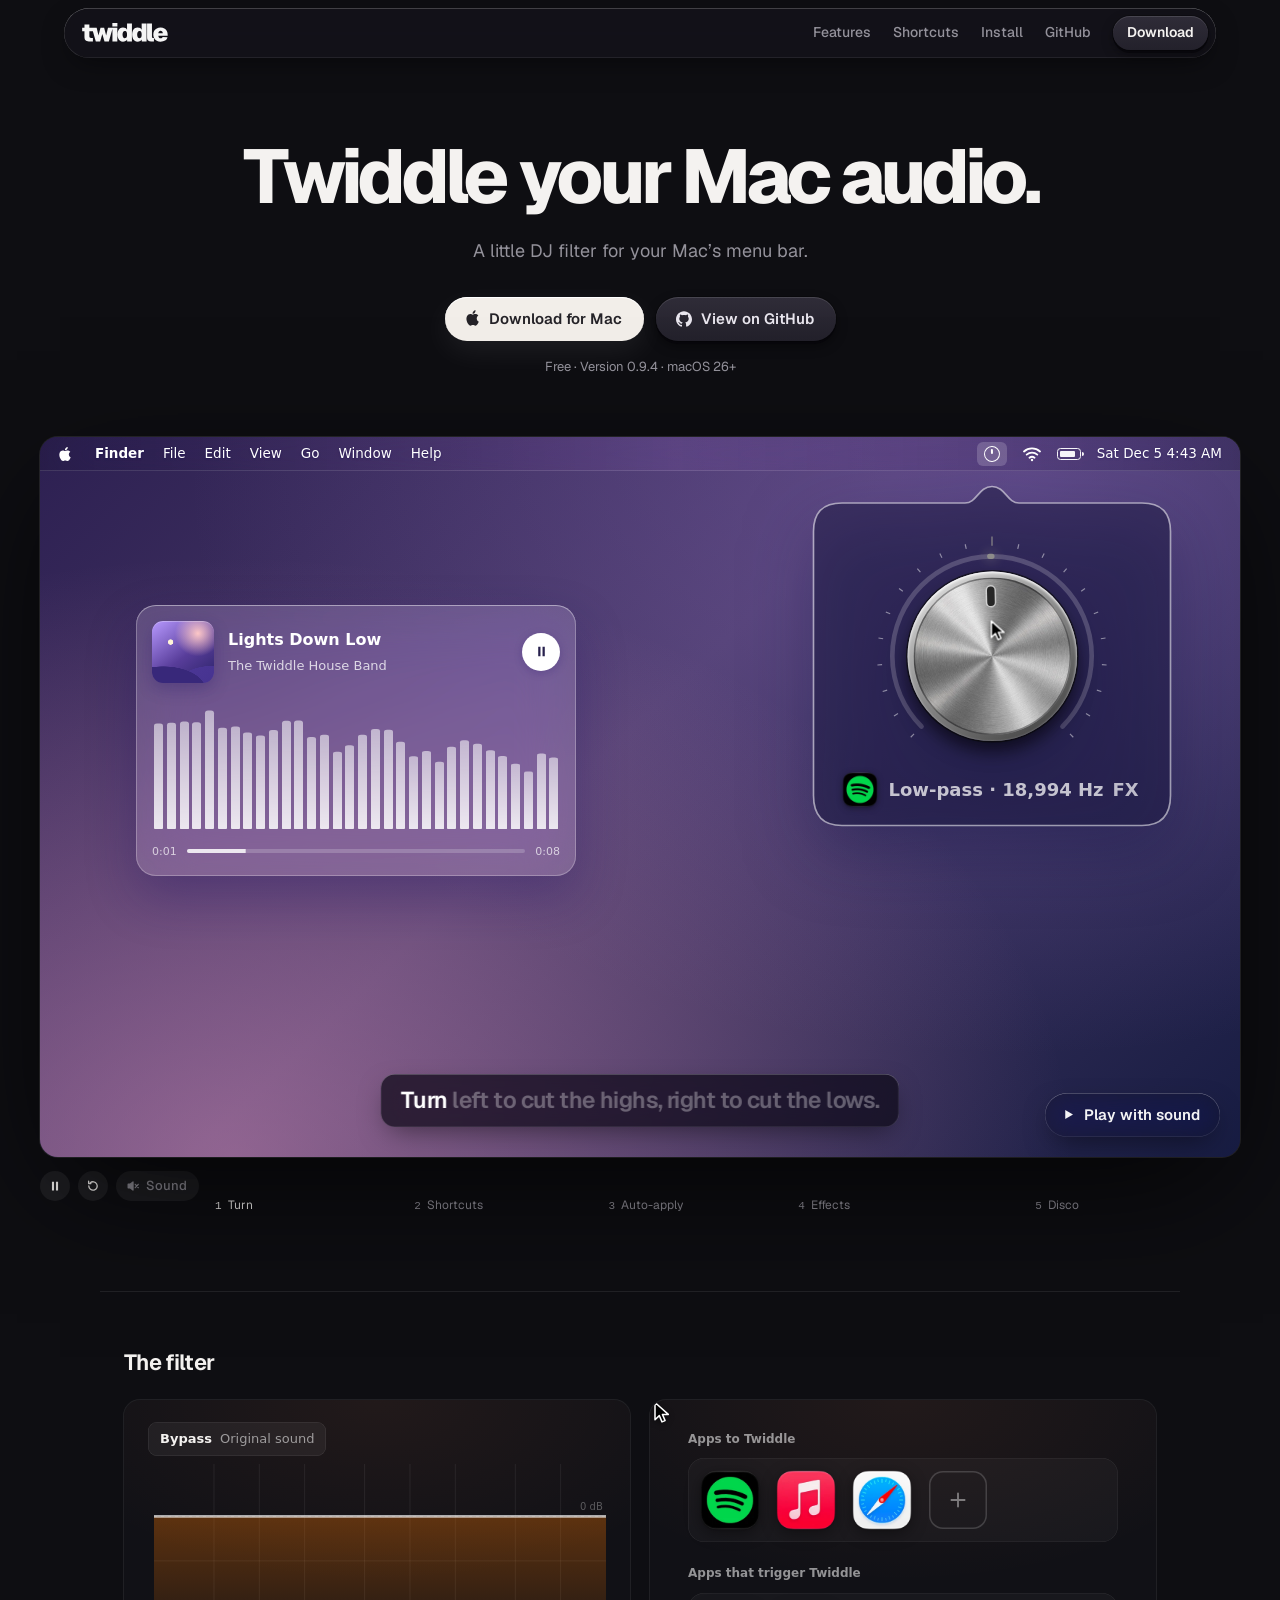
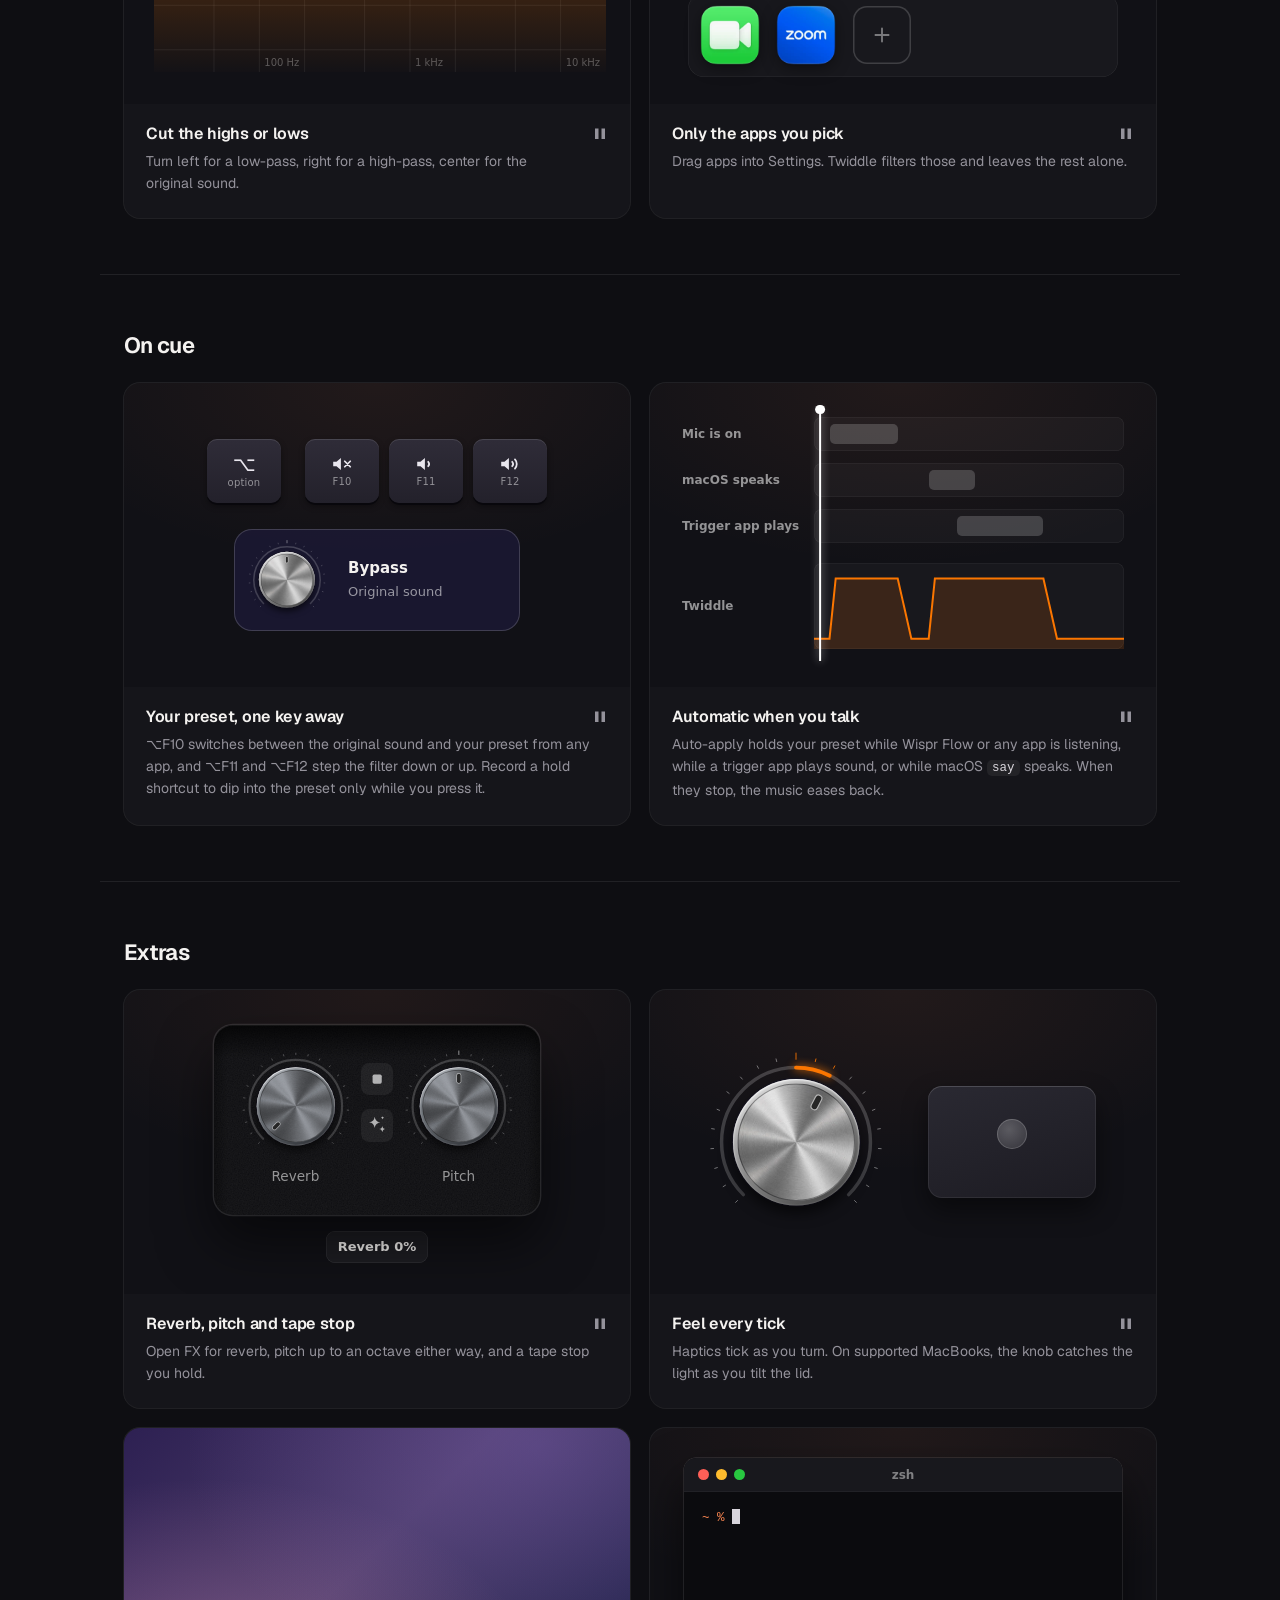
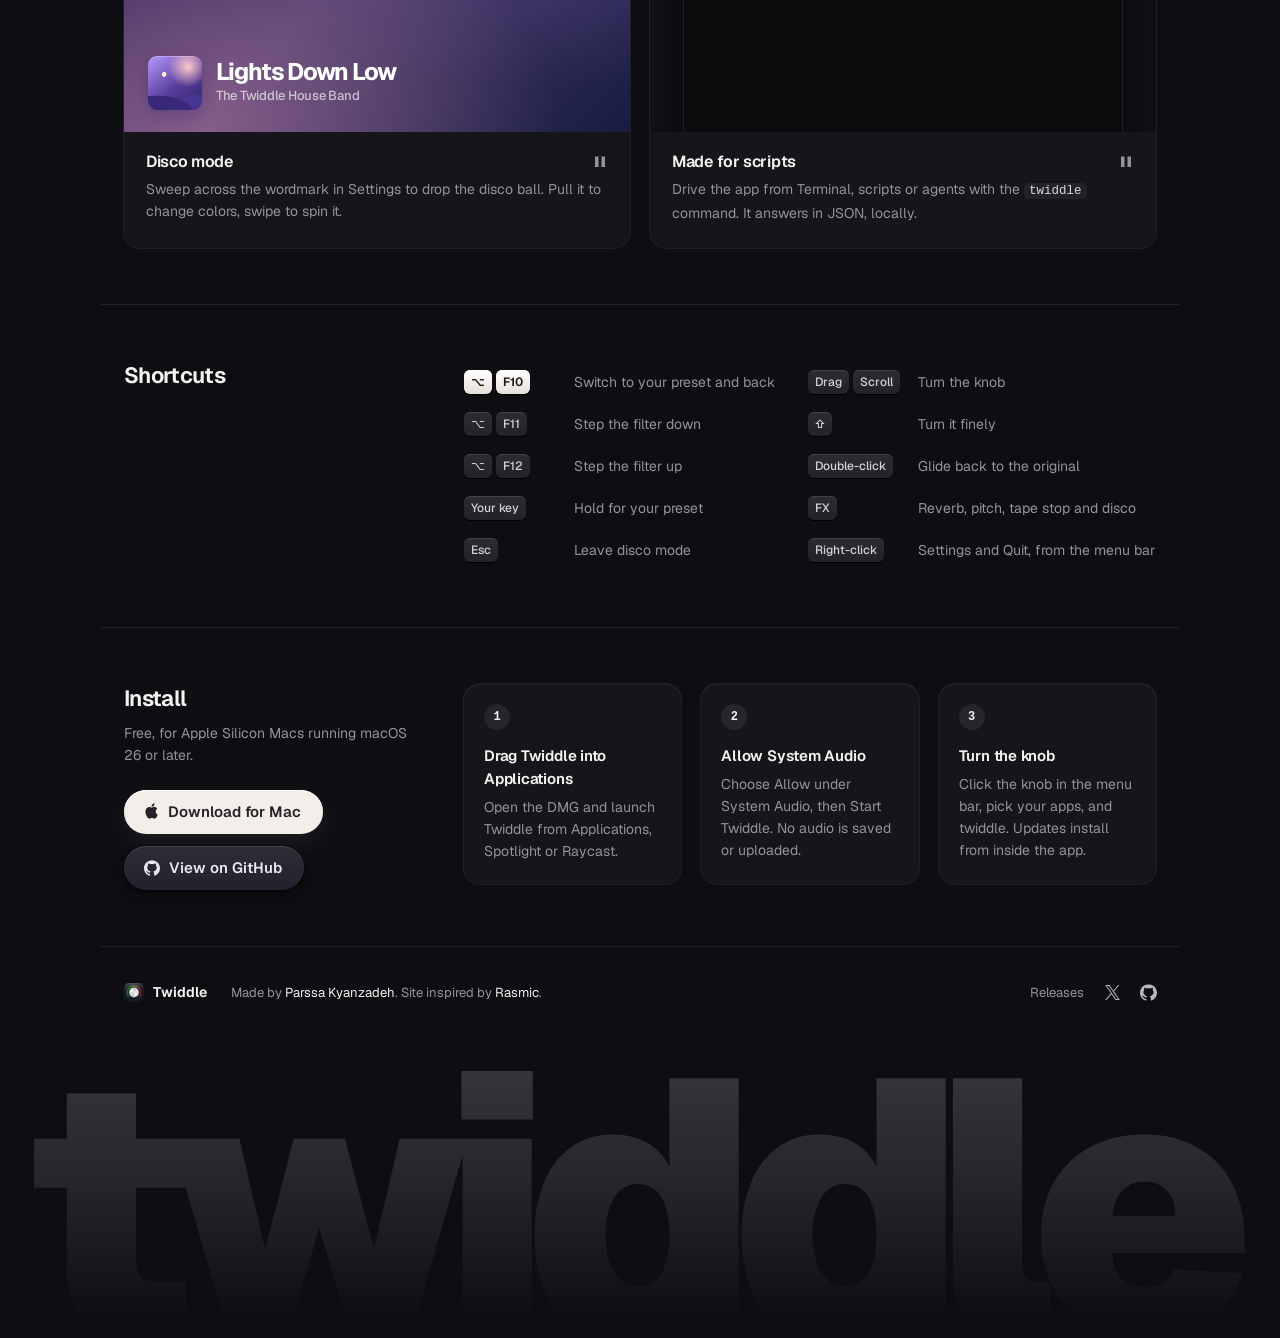
<file: site/index.html>
<!doctype html>
<html lang="en">
<head>
  <meta charset="utf-8">
  <meta name="viewport" content="width=device-width, initial-scale=1">
  <meta name="theme-color" content="#0e0e12">
  <meta name="color-scheme" content="dark">
  <meta name="description" content="Twiddle is a little DJ filter for your Mac’s menu bar. Turn the knob to cut the highs or lows of the apps you choose. Free for Apple Silicon Macs running macOS 26 or later.">
  <meta property="og:title" content="Twiddle your Mac audio.">
  <meta property="og:description" content="A little DJ filter for your Mac’s menu bar. Free to download.">
  <meta property="og:type" content="website">
  <meta property="og:url" content="https://twiddle.fun/">
  <meta property="og:image" content="https://twiddle.fun/assets/og-13e94f5991.png">
  <meta property="og:image:width" content="1200">
  <meta property="og:image:height" content="630">
  <meta property="og:image:alt" content="The Twiddle app icon, a metal knob with a glowing arc, above the words “Twiddle your Mac audio.”">
  <meta property="og:image:type" content="image/png">
  <meta name="twitter:card" content="summary_large_image">
  <meta name="twitter:title" content="Twiddle your Mac audio.">
  <meta name="twitter:description" content="A little DJ filter for your Mac’s menu bar. Free to download.">
  <meta name="twitter:image" content="https://twiddle.fun/assets/og-13e94f5991.png">
  <meta name="twitter:image:alt" content="The Twiddle app icon, a metal knob with a glowing arc, above the words “Twiddle your Mac audio.”">
  <link rel="canonical" href="https://twiddle.fun/">
  <link rel="icon" type="image/png" href="assets/icon.png">
  <link rel="apple-touch-icon" href="assets/icon-224.jpg">
  <link rel="preload" href="assets/geist.woff2" as="font" type="font/woff2" crossorigin>
  <link rel="stylesheet" href="style.css?v=1d6a764c5c">
  <script src="dial.js?v=10706b806b" defer></script>
  <script src="disco.js?v=e87fa03687" defer></script>
  <script src="demo.js?v=4c26b8cd7c" defer></script>
  <script src="analytics.js?v=19cea127b1" defer></script>
  <script src="features.js?v=83106ce2cf" defer></script>
  <title>Twiddle your Mac audio.</title>
</head>
<body>
  <header class="nav">
    <div class="bar">
      <a class="brand" href="#top" aria-label="Twiddle, back to top"><img src="assets/wordmark.svg" width="86" height="19" alt=""><span class="disco-color" aria-hidden="true"></span></a>
      <nav class="links" aria-label="Main">
        <a class="link" href="#features">Features</a>
        <a class="link" href="#shortcuts">Shortcuts</a>
        <a class="link" href="#install">Install</a>
        <a class="link" href="https://github.com/parssak/twiddle" data-track="github:nav">GitHub</a>
        <a class="pill" href="https://github.com/parssak/twiddle/releases/download/v0.9.4/Twiddle-0.9.4-arm64.dmg" data-track="download:nav">Download</a>
      </nav>
    </div>
  </header>
  <div class="disco" aria-hidden="true" hidden><canvas class="disco-beams"></canvas><canvas class="disco-sphere"></canvas></div>

  <main id="top">
    <section class="hero" aria-labelledby="headline">
      <h1 id="headline">Twiddle your Mac audio.</h1>
      <p class="lede">A little DJ filter for your Mac’s menu bar.</p>
      <div class="cta">
        <div class="actions">
          <a class="button solid" href="https://github.com/parssak/twiddle/releases/download/v0.9.4/Twiddle-0.9.4-arm64.dmg" data-track="download:hero">
            <svg class="apple" viewBox="0 0 17 21" aria-hidden="true"><path d="M11.2 4.3c.6-.8 1-1.8.9-2.8-.9 0-2 .6-2.6 1.4-.6.7-1.1 1.7-.9 2.7 1 .1 2-.5 2.6-1.3zM12.1 5.8c-1.4-.1-2.7.8-3.3.8-.7 0-1.7-.8-2.9-.8C4.4 5.9 3 6.8 2.2 8.1c-1.6 2.7-.4 6.8 1.1 9 .8 1.1 1.7 2.3 2.8 2.3 1.1 0 1.6-.7 2.9-.7 1.4 0 1.8.7 2.9.7 1.2 0 2-1.1 2.7-2.2.9-1.3 1.2-2.5 1.2-2.6 0 0-2.4-.9-2.4-3.6 0-2.2 1.8-3.3 1.9-3.4-1-1.5-2.6-1.7-3.2-1.7z"/></svg>
            Download for Mac
          </a>
          <a class="button key" href="https://github.com/parssak/twiddle" data-track="github:hero">
            <svg class="github" viewBox="0 0 98 96" aria-hidden="true"><path d="M41.4395 69.3848C28.8066 67.8535 19.9062 58.7617 19.9062 46.9902C19.9062 42.2051 21.6289 37.0371 24.5 33.5918C23.2559 30.4336 23.4473 23.7344 24.8828 20.959C28.7109 20.4805 33.8789 22.4902 36.9414 25.2656C40.5781 24.1172 44.4062 23.543 49.0957 23.543C53.7852 23.543 57.6133 24.1172 61.0586 25.1699C64.0254 22.4902 69.2891 20.4805 73.1172 20.959C74.457 23.543 74.6484 30.2422 73.4043 33.4961C76.4668 37.1328 78.0937 42.0137 78.0937 46.9902C78.0937 58.7617 69.1934 67.6621 56.3691 69.2891C59.623 71.3945 61.8242 75.9883 61.8242 81.252L61.8242 91.2051C61.8242 94.0762 64.2168 95.7031 67.0879 94.5547C84.4102 87.9512 98 70.6289 98 49.1914C98 22.1074 75.9883 6.69539e-07 48.9043 4.309e-07C21.8203 1.92261e-07 -1.9479e-07 22.1074 -4.3343e-07 49.1914C-6.20631e-07 70.4375 13.4941 88.0469 31.6777 94.6504C34.2617 95.6074 36.75 93.8848 36.75 91.3008L36.75 83.6445C35.4102 84.2188 33.6875 84.6016 32.1562 84.6016C25.8398 84.6016 22.1074 81.1563 19.4277 74.7441C18.375 72.1602 17.2266 70.6289 15.0254 70.3418C13.877 70.2461 13.4941 69.7676 13.4941 69.1934C13.4941 68.0449 15.4082 67.1836 17.3223 67.1836C20.0977 67.1836 22.4902 68.9063 24.9785 72.4473C26.8926 75.2227 28.9023 76.4668 31.2949 76.4668C33.6875 76.4668 35.2187 75.6055 37.4199 73.4043C39.0469 71.7773 40.291 70.3418 41.4395 69.3848Z"/></svg>
            View on GitHub
          </a>
        </div>
        <p class="meta">Free · Version 0.9.4 · macOS 26+</p>
      </div>
    </section>

    <section class="showcase" aria-label="Demo">
      <div class="frame" data-layout="wide" role="group" aria-label="Twiddle demo" aria-describedby="demo-description">
        <div class="stage">
          <div class="wallpaper" aria-hidden="true"></div>

          <div class="menubar">
            <div class="menu-left" aria-hidden="true">
              <img src="assets/apple.svg" width="14" height="16" alt="">
              <b>Finder</b><span>File</span><span>Edit</span><span>View</span><span>Go</span><span>Window</span><span>Help</span>
            </div>
            <div class="menu-right">
              <span class="menu-mic" aria-hidden="true"><svg viewBox="0 0 12 16"><rect x="3.5" y="1" width="5" height="9" rx="2.5"/><path d="M1.5 7.5a4.5 4.5 0 0 0 9 0M6 12v3"/></svg></span>
              <button class="menu-twiddle" type="button" aria-label="Show or hide the Twiddle panel" aria-expanded="true"><span class="menu-knob"></span></button>
              <span class="menu-wifi" aria-hidden="true"><svg viewBox="0 0 18 16" width="18" height="16" fill="none"><path d="M1 5.5a12 12 0 0 1 16 0M3.7 8.6a8 8 0 0 1 10.6 0M6.5 11.7a4 4 0 0 1 5 0" stroke="currentColor" stroke-width="1.8" stroke-linecap="round"/><circle cx="9" cy="14" r="1.2" fill="currentColor"/></svg></span>
              <span class="menu-battery" aria-hidden="true"></span>
              <span class="menu-time" aria-hidden="true">Mon Oct 26 9:41 PM</span>
            </div>
          </div>

          <div class="player" aria-hidden="true">
            <div class="player-head">
              <div class="player-art"></div>
              <div class="player-track"><strong>Lights Down Low</strong><span>The Twiddle House Band</span></div>
              <span class="player-state"><svg class="icon-play" viewBox="0 0 16 16"><path d="M4.5 3.2v9.6L12.8 8z"/></svg><svg class="icon-pause" viewBox="0 0 16 16"><path d="M4.5 3h2.4v10H4.5zM9.1 3h2.4v10H9.1z"/></svg></span>
            </div>
            <div class="player-bars"></div>
            <div class="player-time"><span class="player-elapsed">0:00</span><i><b></b></i><span>0:08</span></div>
          </div>

          <div class="hud hud-keys" aria-hidden="true">
            <kbd data-key="option"><span>⌥</span><small>option</small></kbd>
            <kbd data-key="f10"><svg viewBox="0 0 20 16"><path d="M2 6h3l4-3.5v11L5 10H2z"/><path class="stroke" d="M12.5 5.5l5 5m0-5-5 5"/></svg><small>F10</small></kbd>
            <kbd data-key="f11"><svg viewBox="0 0 20 16"><path d="M2 6h3l4-3.5v11L5 10H2z"/><path class="stroke" d="M12 6a3 3 0 0 1 0 4"/></svg><small>F11</small></kbd>
            <kbd data-key="f12"><svg viewBox="0 0 20 16"><path d="M2 6h3l4-3.5v11L5 10H2z"/><path class="stroke" d="M12 6a3 3 0 0 1 0 4M14.5 3.8a6.2 6.2 0 0 1 0 8.4"/></svg><small>F12</small></kbd>
          </div>

          <div class="hud hud-dictation" aria-hidden="true">
            <span class="dictation-mic"><svg viewBox="0 0 12 16"><rect x="3.5" y="1" width="5" height="9" rx="2.5"/><path d="M1.5 7.5a4.5 4.5 0 0 0 9 0M6 12v3"/></svg></span>
            <span class="dictation-wave"></span>
            <span class="dictation-label">Listening</span>
          </div>

          <div class="popover-position">
            <div class="popover">
              <div class="popover-clip">
                <div class="popover-controls">
                  <div class="dial dial-main" data-dial role="slider" tabindex="0" aria-label="Filter" aria-valuemin="-100" aria-valuemax="100" aria-valuenow="0" aria-valuetext="Bypass" aria-describedby="dial-help"></div>
                  <div class="pop-footer">
                    <img class="source-icon" src="assets/apps/spotify.webp" width="28" height="28" alt="">
                    <div class="dial-readout"><output class="readout-filter"></output><span class="readout-song"><span>Lights Down Low · The Twiddle House Band</span></span></div>
                    <button class="pop-fx" type="button" aria-expanded="false" aria-label="Effects">FX</button>
                  </div>
                </div>
                <div class="fx-tray">
                  <div class="fx-knob fx-reverb"><div class="dial dial-mini" data-dial data-mode="unipolar" role="slider" tabindex="-1" aria-label="Reverb" aria-valuemin="0" aria-valuemax="100" aria-valuenow="0"></div><span>Reverb</span></div>
                  <div class="fx-knob fx-pitch"><div class="dial dial-mini" data-dial role="slider" tabindex="-1" aria-label="Pitch" aria-valuemin="-12" aria-valuemax="12" aria-valuenow="0"></div><span>Pitch</span></div>
                  <button class="fx-button fx-stop" type="button" tabindex="-1" aria-label="Hold for tape stop"><svg viewBox="0 0 16 16"><rect x="3.5" y="3.5" width="9" height="9" rx="1.6"/></svg></button>
                  <button class="fx-button fx-disco" type="button" tabindex="-1" aria-label="Disco" aria-pressed="false"><svg viewBox="0 0 20 20"><path d="M8 2.5c.5 3.2 2 4.7 5.2 5.2-3.2.5-4.7 2-5.2 5.2-.5-3.2-2-4.7-5.2-5.2 3.2-.5 4.7-2 5.2-5.2zM15 11c.3 1.8 1.1 2.6 2.9 2.9-1.8.3-2.6 1.1-2.9 2.9-.3-1.8-1.1-2.6-2.9-2.9 1.8-.3 2.6-1.1 2.9-2.9zM15.2 1.8c.2 1 .6 1.4 1.6 1.6-1 .2-1.4.6-1.6 1.6-.2-1-.6-1.4-1.6-1.6 1-.2 1.4-.6 1.6-1.6z"/></svg></button>
                </div>
              </div>
              <svg class="popover-outline" aria-hidden="true"><path/></svg>
            </div>
          </div>

          <div class="stage-disco" aria-hidden="true">
            <canvas class="stage-beams"></canvas><canvas class="stage-sphere"></canvas>
            <div class="disco-playing"><div class="player-art"></div><div><strong>Lights Down Low</strong><span>The Twiddle House Band</span></div></div>
          </div>

          <div class="caption" aria-hidden="true"><span class="caption-text"></span></div>
          <svg class="cursor" viewBox="0 0 24 24" aria-hidden="true"><path d="M5 2.5v17.2l4.3-4.1 2.7 6.3 3.1-1.3-2.7-6.2h5.9z"/></svg>
        </div>
        <button class="listen glass" type="button"><svg viewBox="0 0 16 16" aria-hidden="true"><path d="M4.5 3.2v9.6L12.8 8z"/></svg>Play with sound</button>
      </div>
      <p id="demo-description" class="sr-only">A scripted demo of Twiddle’s menu bar panel filtering an original disco loop: turning the knob, the ⌥F10 to ⌥F12 shortcuts, auto-apply while dictating, the reverb, pitch and tape stop effects, and disco mode. Turn on sound to hear it.</p>
      <span id="dial-help" class="sr-only">Drag up or down, scroll, or use the arrow keys to adjust. Hold Shift for finer control. Double-click or press 0 to reset.</span>
      <div class="controls">
        <button class="control-icon control-play" type="button" aria-label="Pause demo">
          <svg class="icon-pause" viewBox="0 0 16 16" aria-hidden="true"><path d="M4.5 3h2.4v10H4.5zM9.1 3h2.4v10H9.1z"/></svg>
          <svg class="icon-play" viewBox="0 0 16 16" aria-hidden="true"><path d="M4.5 3.2v9.6L12.8 8z"/></svg>
        </button>
        <button class="control-icon control-replay" type="button" aria-label="Replay demo"><svg class="stroke" viewBox="0 0 16 16" aria-hidden="true"><path d="M3.2 8a4.8 4.8 0 1 0 1.5-3.5"/><path d="M3 2.6v2.6h2.6"/></svg></button>
        <button class="control-sound" type="button" aria-pressed="false" aria-label="Turn on sound">
          <svg class="stroke" viewBox="0 0 16 16" aria-hidden="true"><path class="fill" d="M2.5 6h2.2L8 3.3v9.4L4.7 10H2.5z"/><path class="sound-off" d="M10.6 6.1l3.4 3.8M14 6.1l-3.4 3.8"/><path class="sound-on" d="M10.5 5.8a3 3 0 0 1 0 4.4M12.6 3.9a5.8 5.8 0 0 1 0 8.2"/></svg>
          Sound
        </button>
        <ol class="chapters">
          <li><button type="button" aria-label="Chapter 1: Turn"><span class="track"><span class="fill"></span></span><span class="label"><span class="num">1</span>Turn</span></button></li>
          <li><button type="button" aria-label="Chapter 2: Shortcuts"><span class="track"><span class="fill"></span></span><span class="label"><span class="num">2</span>Shortcuts</span></button></li>
          <li><button type="button" aria-label="Chapter 3: Auto-apply"><span class="track"><span class="fill"></span></span><span class="label"><span class="num">3</span>Auto-apply</span></button></li>
          <li><button type="button" aria-label="Chapter 4: Effects"><span class="track"><span class="fill"></span></span><span class="label"><span class="num">4</span>Effects</span></button></li>
          <li><button type="button" aria-label="Chapter 5: Disco"><span class="track"><span class="fill"></span></span><span class="label"><span class="num">5</span>Disco</span></button></li>
        </ol>
      </div>
    </section>

    <div id="features">
      <section class="section" aria-labelledby="filter-title">
        <h2 id="filter-title">The filter</h2>
        <div class="cards">
          <article class="card" data-visual="curve">
            <div class="card-visual"><div class="fit"><div class="inner">
              <svg class="curve" viewBox="0 0 506 304" aria-hidden="true">
                <defs>
                  <linearGradient id="curve-fill" x1="0" y1="0" x2="0" y2="1"><stop offset="0" stop-color="#fb7600" stop-opacity=".32"/><stop offset="1" stop-color="#fb7600" stop-opacity="0"/></linearGradient>
                </defs>
                <clipPath id="curve-clip"><rect x="30" y="40" width="452" height="232"/></clipPath>
                <g class="curve-grid"></g>
                <g clip-path="url(#curve-clip)"><path class="curve-area" fill="url(#curve-fill)"/><path class="curve-line"/></g>
                <circle class="curve-dot" r="4.5"/>
              </svg>
              <div class="curve-readout"><span class="curve-type">Bypass</span><span class="curve-hz"></span></div>
            </div></div></div>
            <div class="caption-block">
              <div class="heading"><h3>Cut the highs or lows</h3><button class="pause" type="button" aria-label="Pause the Cut the highs or lows animation" aria-pressed="false"></button></div>
              <p>Turn left for a low-pass, right for a high-pass, center for the original sound.</p>
            </div>
          </article>
          <article class="card" data-visual="apps">
            <div class="card-visual"><div class="fit"><div class="inner">
              <div class="apps" aria-hidden="true">
                <div class="apps-group">
                  <div class="apps-title">Apps to Twiddle</div>
                  <div class="apps-grid">
                    <img class="app" src="assets/apps/spotify.webp" width="72" height="72" alt="">
                    <img class="app" src="assets/apps/music.webp" width="72" height="72" alt="">
                    <img class="app app-incoming" src="assets/apps/safari.webp" width="72" height="72" alt="">
                    <span class="app app-add"><svg viewBox="0 0 32 32"><path d="M16 9v14M9 16h14"/></svg></span>
                  </div>
                </div>
                <div class="apps-group">
                  <div class="apps-title">Apps that trigger Twiddle</div>
                  <div class="apps-grid">
                    <img class="app" src="assets/apps/facetime.webp" width="72" height="72" alt="">
                    <img class="app" src="assets/apps/zoom.webp" width="72" height="72" alt="">
                    <span class="app app-add"><svg viewBox="0 0 32 32"><path d="M16 9v14M9 16h14"/></svg></span>
                  </div>
                </div>
                <svg class="apps-cursor" viewBox="0 0 24 24"><path d="M5 2.5v17.2l4.3-4.1 2.7 6.3 3.1-1.3-2.7-6.2h5.9z"/></svg>
              </div>
            </div></div></div>
            <div class="caption-block">
              <div class="heading"><h3>Only the apps you pick</h3><button class="pause" type="button" aria-label="Pause the Only the apps you pick animation" aria-pressed="false"></button></div>
              <p>Drag apps into Settings. Twiddle filters those and leaves the rest alone.</p>
            </div>
          </article>
        </div>
      </section>

      <section class="section" aria-labelledby="cue-title">
        <h2 id="cue-title">On cue</h2>
        <div class="cards">
          <article class="card" data-visual="keys">
            <div class="card-visual"><div class="fit"><div class="inner">
              <div class="keys" aria-hidden="true">
                <div class="keys-row">
                  <kbd data-key="option"><span>⌥</span><small>option</small></kbd>
                  <kbd data-key="f10"><svg viewBox="0 0 20 16"><path d="M2 6h3l4-3.5v11L5 10H2z"/><path class="stroke" d="M12.5 5.5l5 5m0-5-5 5"/></svg><small>F10</small></kbd>
                  <kbd data-key="f11"><svg viewBox="0 0 20 16"><path d="M2 6h3l4-3.5v11L5 10H2z"/><path class="stroke" d="M12 6a3 3 0 0 1 0 4"/></svg><small>F11</small></kbd>
                  <kbd data-key="f12"><svg viewBox="0 0 20 16"><path d="M2 6h3l4-3.5v11L5 10H2z"/><path class="stroke" d="M12 6a3 3 0 0 1 0 4M14.5 3.8a6.2 6.2 0 0 1 0 8.4"/></svg><small>F12</small></kbd>
                </div>
                <div class="keys-result">
                  <div class="dial dial-card" data-dial></div>
                  <div class="keys-readout"><span class="keys-action">Bypass</span><span class="keys-hz"></span></div>
                </div>
              </div>
            </div></div></div>
            <div class="caption-block">
              <div class="heading"><h3>Your preset, one key away</h3><button class="pause" type="button" aria-label="Pause the Your preset, one key away animation" aria-pressed="false"></button></div>
              <p>⌥F10 switches between the original sound and your preset from any app, and ⌥F11 and ⌥F12 step the filter down or up. Record a hold shortcut to dip into the preset only while you press it.</p>
            </div>
          </article>
          <article class="card" data-visual="lanes">
            <div class="card-visual"><div class="fit"><div class="inner">
              <div class="lanes" aria-hidden="true">
                <div class="lane" data-lane="mic"><span class="lane-name">Mic is on</span><span class="lane-track"></span></div>
                <div class="lane" data-lane="say"><span class="lane-name">macOS speaks</span><span class="lane-track"></span></div>
                <div class="lane" data-lane="app"><span class="lane-name">Trigger app plays</span><span class="lane-track"></span></div>
                <div class="lane lane-result" data-lane="filter"><span class="lane-name">Twiddle</span><span class="lane-track"><svg class="lane-curve" preserveAspectRatio="none"><path class="lane-curve-area"/><path class="lane-curve-line"/></svg></span></div>
                <span class="playhead"></span>
              </div>
            </div></div></div>
            <div class="caption-block">
              <div class="heading"><h3>Automatic when you talk</h3><button class="pause" type="button" aria-label="Pause the Automatic when you talk animation" aria-pressed="false"></button></div>
              <p>Auto-apply holds your preset while Wispr Flow or any app is listening, while a trigger app plays sound, or while macOS <code>say</code> speaks. When they stop, the music eases back.</p>
            </div>
          </article>
        </div>
      </section>

      <section class="section" aria-labelledby="extras-title">
        <h2 id="extras-title">Extras</h2>
        <div class="cards">
          <article class="card" data-visual="fx">
            <div class="card-visual"><div class="fit"><div class="inner">
              <div class="fx-card" aria-hidden="true">
                <div class="fx-tray">
                  <div class="fx-knob fx-reverb"><div class="dial dial-mini" data-dial data-mode="unipolar"></div><span>Reverb</span></div>
                  <div class="fx-knob fx-pitch"><div class="dial dial-mini" data-dial></div><span>Pitch</span></div>
                  <span class="fx-button fx-stop"><svg viewBox="0 0 16 16"><rect x="3.5" y="3.5" width="9" height="9" rx="1.6"/></svg></span>
                  <span class="fx-button fx-disco"><svg viewBox="0 0 20 20"><path d="M8 2.5c.5 3.2 2 4.7 5.2 5.2-3.2.5-4.7 2-5.2 5.2-.5-3.2-2-4.7-5.2-5.2 3.2-.5 4.7-2 5.2-5.2zM15 11c.3 1.8 1.1 2.6 2.9 2.9-1.8.3-2.6 1.1-2.9 2.9-.3-1.8-1.1-2.6-2.9-2.9 1.8-.3 2.6-1.1 2.9-2.9zM15.2 1.8c.2 1 .6 1.4 1.6 1.6-1 .2-1.4.6-1.6 1.6-.2-1-.6-1.4-1.6-1.6 1-.2 1.4-.6 1.6-1.6z"/></svg></span>
                </div>
                <div class="fx-readout">Reverb 0%</div>
              </div>
            </div></div></div>
            <div class="caption-block">
              <div class="heading"><h3>Reverb, pitch and tape stop</h3><button class="pause" type="button" aria-label="Pause the Reverb, pitch and tape stop animation" aria-pressed="false"></button></div>
              <p>Open FX for reverb, pitch up to an octave either way, and a tape stop you hold.</p>
            </div>
          </article>
          <article class="card" data-visual="haptics">
            <div class="card-visual"><div class="fit"><div class="inner">
              <div class="haptics" aria-hidden="true">
                <div class="dial dial-card dial-large" data-dial></div>
                <div class="trackpad"><span class="finger"></span><span class="ripple"></span><span class="ripple"></span></div>
              </div>
            </div></div></div>
            <div class="caption-block">
              <div class="heading"><h3>Feel every tick</h3><button class="pause" type="button" aria-label="Pause the Feel every tick animation" aria-pressed="false"></button></div>
              <p>Haptics tick as you turn. On supported MacBooks, the knob catches the light as you tilt the lid.</p>
            </div>
          </article>
          <article class="card" data-visual="disco">
            <div class="card-visual"><div class="fit"><div class="inner">
              <div class="disco-card" aria-hidden="true">
                <div class="disco-card-wall"></div>
                <canvas class="card-beams"></canvas><canvas class="card-sphere"></canvas>
                <div class="disco-playing"><div class="player-art"></div><div><strong>Lights Down Low</strong><span>The Twiddle House Band</span></div></div>
              </div>
            </div></div></div>
            <div class="caption-block">
              <div class="heading"><h3>Disco mode</h3><button class="pause" type="button" aria-label="Pause the Disco mode animation" aria-pressed="false"></button></div>
              <p>Sweep across the wordmark in Settings to drop the disco ball. Pull it to change colors, swipe to spin it.</p>
            </div>
          </article>
          <article class="card" data-visual="cli">
            <div class="card-visual"><div class="fit"><div class="inner">
              <div class="terminal" aria-hidden="true">
                <div class="terminal-bar"><span class="lights"><i></i><i></i><i></i></span><span class="terminal-title">zsh</span></div>
                <pre class="terminal-body"></pre>
              </div>
            </div></div></div>
            <div class="caption-block">
              <div class="heading"><h3>Made for scripts</h3><button class="pause" type="button" aria-label="Pause the Made for scripts animation" aria-pressed="false"></button></div>
              <p>Drive the app from Terminal, scripts or agents with the <code>twiddle</code> command. It answers in JSON, locally.</p>
            </div>
          </article>
        </div>
      </section>
    </div>

    <section id="shortcuts" class="section split" aria-labelledby="shortcuts-title">
      <div class="intro">
        <h2 id="shortcuts-title">Shortcuts</h2>
      </div>
      <ul class="shortcuts">
        <li><span class="keys-combo"><kbd class="primary">⌥</kbd><kbd class="primary">F10</kbd></span><span class="label">Switch to your preset and back</span></li>
        <li><span class="keys-combo"><kbd>⌥</kbd><kbd>F11</kbd></span><span class="label">Step the filter down</span></li>
        <li><span class="keys-combo"><kbd>⌥</kbd><kbd>F12</kbd></span><span class="label">Step the filter up</span></li>
        <li><span class="keys-combo"><kbd>Your key</kbd></span><span class="label">Hold for your preset</span></li>
        <li><span class="keys-combo"><kbd>Esc</kbd></span><span class="label">Leave disco mode</span></li>
        <li><span class="keys-combo"><kbd>Drag</kbd><kbd>Scroll</kbd></span><span class="label">Turn the knob</span></li>
        <li><span class="keys-combo"><kbd>⇧</kbd></span><span class="label">Turn it finely</span></li>
        <li><span class="keys-combo"><kbd>Double-click</kbd></span><span class="label">Glide back to the original</span></li>
        <li><span class="keys-combo"><kbd>FX</kbd></span><span class="label">Reverb, pitch, tape stop and disco</span></li>
        <li><span class="keys-combo"><kbd>Right-click</kbd></span><span class="label">Settings and Quit, from the menu bar</span></li>
      </ul>
    </section>

    <section id="install" class="section split" aria-labelledby="install-title">
      <div class="intro">
        <h2 id="install-title">Install</h2>
        <p>Free, for Apple Silicon Macs running macOS 26 or later.</p>
        <div class="actions">
          <a class="button solid" href="https://github.com/parssak/twiddle/releases/download/v0.9.4/Twiddle-0.9.4-arm64.dmg" data-track="download:install">
            <svg class="apple" viewBox="0 0 17 21" aria-hidden="true"><path d="M11.2 4.3c.6-.8 1-1.8.9-2.8-.9 0-2 .6-2.6 1.4-.6.7-1.1 1.7-.9 2.7 1 .1 2-.5 2.6-1.3zM12.1 5.8c-1.4-.1-2.7.8-3.3.8-.7 0-1.7-.8-2.9-.8C4.4 5.9 3 6.8 2.2 8.1c-1.6 2.7-.4 6.8 1.1 9 .8 1.1 1.7 2.3 2.8 2.3 1.1 0 1.6-.7 2.9-.7 1.4 0 1.8.7 2.9.7 1.2 0 2-1.1 2.7-2.2.9-1.3 1.2-2.5 1.2-2.6 0 0-2.4-.9-2.4-3.6 0-2.2 1.8-3.3 1.9-3.4-1-1.5-2.6-1.7-3.2-1.7z"/></svg>
            Download for Mac
          </a>
          <a class="button key" href="https://github.com/parssak/twiddle" data-track="github:install">
            <svg class="github" viewBox="0 0 98 96" aria-hidden="true"><path d="M41.4395 69.3848C28.8066 67.8535 19.9062 58.7617 19.9062 46.9902C19.9062 42.2051 21.6289 37.0371 24.5 33.5918C23.2559 30.4336 23.4473 23.7344 24.8828 20.959C28.7109 20.4805 33.8789 22.4902 36.9414 25.2656C40.5781 24.1172 44.4062 23.543 49.0957 23.543C53.7852 23.543 57.6133 24.1172 61.0586 25.1699C64.0254 22.4902 69.2891 20.4805 73.1172 20.959C74.457 23.543 74.6484 30.2422 73.4043 33.4961C76.4668 37.1328 78.0937 42.0137 78.0937 46.9902C78.0937 58.7617 69.1934 67.6621 56.3691 69.2891C59.623 71.3945 61.8242 75.9883 61.8242 81.252L61.8242 91.2051C61.8242 94.0762 64.2168 95.7031 67.0879 94.5547C84.4102 87.9512 98 70.6289 98 49.1914C98 22.1074 75.9883 6.69539e-07 48.9043 4.309e-07C21.8203 1.92261e-07 -1.9479e-07 22.1074 -4.3343e-07 49.1914C-6.20631e-07 70.4375 13.4941 88.0469 31.6777 94.6504C34.2617 95.6074 36.75 93.8848 36.75 91.3008L36.75 83.6445C35.4102 84.2188 33.6875 84.6016 32.1562 84.6016C25.8398 84.6016 22.1074 81.1563 19.4277 74.7441C18.375 72.1602 17.2266 70.6289 15.0254 70.3418C13.877 70.2461 13.4941 69.7676 13.4941 69.1934C13.4941 68.0449 15.4082 67.1836 17.3223 67.1836C20.0977 67.1836 22.4902 68.9063 24.9785 72.4473C26.8926 75.2227 28.9023 76.4668 31.2949 76.4668C33.6875 76.4668 35.2187 75.6055 37.4199 73.4043C39.0469 71.7773 40.291 70.3418 41.4395 69.3848Z"/></svg>
            View on GitHub
          </a>
        </div>
      </div>
      <ol class="steps">
        <li><span class="num">1</span><div><strong>Drag Twiddle into Applications</strong><p>Open the DMG and launch Twiddle from Applications, Spotlight or Raycast.</p></div></li>
        <li><span class="num">2</span><div><strong>Allow System Audio</strong><p>Choose Allow under System Audio, then Start Twiddle. No audio is saved or uploaded.</p></div></li>
        <li><span class="num">3</span><div><strong>Turn the knob</strong><p>Click the knob in the menu bar, pick your apps, and twiddle. Updates install from inside the app.</p></div></li>
      </ol>
    </section>
  </main>

  <footer class="footer">
    <div class="footer-bar">
      <div class="footer-brand"><img src="assets/icon.png" width="20" height="20" alt=""><span>Twiddle</span></div>
      <p>Made by <a href="https://x.com/ParssaKyanzadeh" data-track="x:footer">Parssa Kyanzadeh</a>. Site inspired by <a href="https://x.com/Rasmic" data-track="x:rasmic">Rasmic</a>.</p>
      <nav class="footer-links" aria-label="Footer">
        <a href="https://github.com/parssak/twiddle/releases">Releases</a>
        <a class="footer-icon" href="https://x.com/ParssaKyanzadeh" aria-label="Parssa Kyanzadeh on X"><img src="assets/x.svg" width="15" height="15" alt=""></a>
        <a class="footer-icon" href="https://github.com/parssak/twiddle" aria-label="Twiddle on GitHub"><img src="assets/github.svg" width="17" height="17" alt=""></a>
      </nav>
    </div>
    <div class="footer-wordmark" aria-hidden="true"></div>
  </footer>
</body>
</html>
</file>
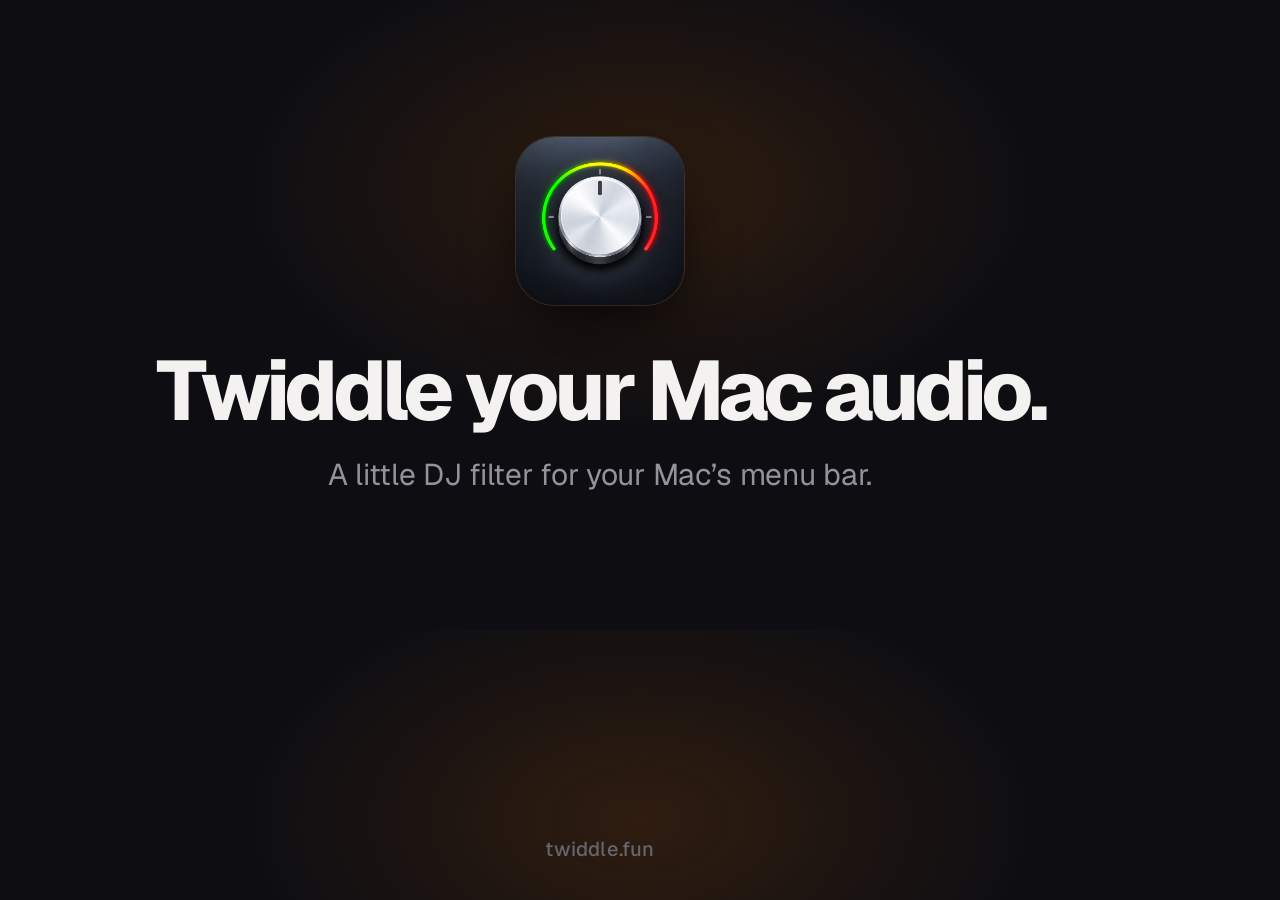
<file: Assets/OG/og.html>
<!doctype html>
<!-- Source for site/assets/og.png. Render at 1200 × 630; see site/README.md. -->
<html lang="en">
<head>
<meta charset="utf-8">
<style>
  @font-face { font-family: Geist; src: url("../../site/assets/geist.woff2") format("woff2"); font-weight: 100 900; }
  html, body { margin: 0; }
  body {
    width: 1200px; height: 630px; overflow: hidden;
    display: flex; flex-direction: column; align-items: center; justify-content: center;
    background: radial-gradient(560px 340px at 50% 30%, #fb760024, transparent 70%), #0e0e12;
    color: #f4f2f0; font-family: Geist, sans-serif; text-align: center;
    -webkit-font-smoothing: antialiased;
  }
  .icon {
    width: 168px; height: 168px; border-radius: 38px;
    box-shadow: 0 0 0 1px #ffffff1f, 0 24px 60px -12px #000000cc;
  }
  h1 { margin: 44px 0 0; font-size: 84px; line-height: 1; font-weight: 760; letter-spacing: -.058em; }
  p { margin: 22px 0 0; color: #94929b; font-size: 30px; line-height: 1.3; letter-spacing: -.01em; }
  .url { position: absolute; bottom: 38px; margin: 0; color: #66646d; font-size: 20px; font-weight: 500; letter-spacing: .01em; }
</style>
</head>
<body>
  <img class="icon" src="../AppIcon.png" alt="">
  <h1>Twiddle your Mac audio.</h1>
  <p>A little DJ filter for your Mac’s menu bar.</p>
  <p class="url">twiddle.fun</p>
</body>
</html>
</file>
<file: site/style.css>
@font-face { font-family: Geist; src: url("assets/geist.woff2") format("woff2"); font-style: normal; font-weight: 100 900; font-display: swap; }
:root {
  color-scheme: dark;
  --bg: #0e0e12;
  --fg: #f4f2f0;
  --muted: #94929b;
  --faint: #66646d;
  --line: #ffffff14;
  --card: #15151a;
  --card-edge: inset 0 1px 0 #ffffff0d, 0 0 0 1px #ffffff14;
  --paper: #111116;
  --accent: #fc8751;
  --filter: #fb7600;
  --glass: #17161d94;
  --glass-edge: inset 0 .5px 0 #ffffff47, inset 0 0 0 .5px #ffffff24, 0 10px 28px -8px #00000080;
  --key: linear-gradient(#2f2c38, #23212b);
  --key-edge: inset 0 1px #ffffff1f, 0 0 0 1px #00000040, 0 3px 0 #08070c, 0 5px 12px #0006;
  --key-down: inset 0 1px #ffffff14, 0 0 0 1px #fc875166, 0 0 0 #08070c, 0 0 22px #fb760040;
  --solid: #f2eee9;
  --on-solid: #252328;
  --sans: Geist, -apple-system, BlinkMacSystemFont, system-ui, sans-serif;
  --system: -apple-system, BlinkMacSystemFont, "SF Pro Text", system-ui, sans-serif;
  --mono: ui-monospace, "SF Mono", SFMono-Regular, Menlo, Consolas, monospace;
  font-family: var(--sans);
  background: var(--bg);
  color: var(--fg);
  font-synthesis: none;
  -webkit-font-smoothing: antialiased;
  -moz-osx-font-smoothing: grayscale;
}
*, ::before, ::after { box-sizing: border-box; }
html { scroll-behavior: smooth; scroll-padding-top: 88px; }
body { margin: 0; font-size: 16px; line-height: 1.55; }
a { color: inherit; text-decoration: none; }
button { font: inherit; color: inherit; }
code { font-family: var(--mono); font-size: .9em; padding: 1px 5px; border-radius: 5px; background: #ffffff0f; color: #d9d6dc; }
:focus-visible { outline: 2px solid var(--accent); outline-offset: 3px; }
.sr-only { position: absolute; width: 1px; height: 1px; padding: 0; margin: -1px; overflow: hidden; clip-path: inset(50%); white-space: nowrap; border: 0; }

/* Navigation */
.nav { position: sticky; top: 0; z-index: 9; max-width: 1200px; margin: 0 auto; padding: 8px 24px; }
.bar { display: flex; align-items: center; justify-content: space-between; padding: 8px 8px 8px 18px; border-radius: 999px; background: var(--glass); box-shadow: var(--glass-edge); -webkit-backdrop-filter: blur(20px) saturate(180%) brightness(106%); backdrop-filter: blur(20px) saturate(180%) brightness(106%); }
.brand { position: relative; display: block; width: 86px; height: 19px; }
.brand img { display: block; }
.brand .disco-color { position: absolute; inset: 0; mask: url("assets/wordmark.svg") center / 100% 100% no-repeat; pointer-events: none; }
.disco-color span { position: absolute; top: 0; bottom: 0; opacity: 0; transition: opacity .25s, background-color .25s; }
.links { display: flex; align-items: center; gap: 22px; }
.link { color: var(--muted); font-size: 14px; font-weight: 500; transition: color .15s; }
.link:hover { color: var(--fg); }
.pill { padding: 6px 14px; border-radius: 999px; background: var(--key); box-shadow: var(--key-edge); font-size: 14px; font-weight: 600; transition: translate .08s, box-shadow .08s, color .15s; }
.pill:hover { color: #ffb27d; }
.pill:active { translate: 0 2px; background: linear-gradient(#3b2a20, #2b1f19); box-shadow: var(--key-down); color: #ffb27d; }

/* Hero */
.hero { max-width: 900px; margin: 0 auto; padding: 72px 24px 52px; display: flex; flex-direction: column; align-items: center; text-align: center; }
.hero > * { animation: rise .9s cubic-bezier(.2, .7, .2, 1) both; }
.hero > :nth-child(2) { animation-delay: 80ms; }
.hero > :nth-child(3) { animation-delay: 160ms; }
h1 { margin: 0; font-size: clamp(44px, 6.4vw, 76px); line-height: 1; font-weight: 760; letter-spacing: -.062em; text-wrap: balance; }
.disco-heading { user-select: none; }
.lede { max-width: 600px; margin: 22px 0 0; color: var(--muted); font-size: 18px; line-height: 29px; text-wrap: pretty; }
.cta { display: flex; flex-direction: column; align-items: center; gap: 16px; margin-top: 32px; }
.actions { display: flex; flex-wrap: wrap; justify-content: center; gap: 12px; }
.button { display: inline-flex; align-items: center; justify-content: center; gap: 9px; padding: 13px 22px 13px 20px; border-radius: 999px; font-size: 15px; font-weight: 600; line-height: 18px; transition: scale .2s, background-color .2s; }
.button:hover { scale: 1.03; }
.button:active { scale: .99; }
.button.solid { background: var(--solid); color: var(--on-solid); box-shadow: inset 0 1px #fff, 0 10px 30px #ffffff12; }
.button.solid:hover { background: #fff; }
.button.key { background: var(--key); box-shadow: var(--key-edge); color: #e9e6ee; transition: translate .08s, box-shadow .08s, color .15s; }
.button.key:hover { scale: none; color: #ffb27d; }
.button.key:active { scale: none; translate: 0 3px; background: linear-gradient(#3b2a20, #2b1f19); box-shadow: var(--key-down); }
.button .github { width: 16px; height: 16px; fill: currentColor; }
.button .apple { width: 15px; height: 18px; fill: currentColor; margin-top: -2px; }
.button img { display: block; }
.meta { margin: 0; color: var(--muted); font-size: 13px; text-wrap: balance; }
@keyframes rise { from { opacity: 0; translate: 0 14px; } }

/* Demo */
.showcase { max-width: 1248px; margin: 0 auto; padding: 8px 24px 76px; animation: rise 1s cubic-bezier(.2, .7, .2, 1) .32s both; }
.frame { position: relative; width: 100%; aspect-ratio: 5 / 3; overflow: hidden; border-radius: 18px; background: #1b1638; box-shadow: 0 0 0 1px #ffffff17, 0 40px 120px -20px #000c; isolation: isolate; }
.frame[data-layout="compact"] { aspect-ratio: 640 / 900; border-radius: 16px; }
.stage { position: absolute; top: 0; left: 0; width: 1200px; height: 720px; transform-origin: 0 0; color: #fff; font-family: var(--system); user-select: none; -webkit-user-select: none; }
.frame[data-layout="compact"] .stage { width: 640px; height: 900px; }
.wallpaper { position: absolute; inset: 0; background: radial-gradient(ellipse at 16% 100%, #ee9bc76e, transparent 59%), radial-gradient(ellipse at 82% 6%, #8262b96e, transparent 60%), linear-gradient(136deg, #2d2052, #4b3c69 46%, #171c42); }

.menubar { position: absolute; inset: 0 0 auto; z-index: 4; height: 34px; padding: 0 18px; display: flex; align-items: center; justify-content: space-between; background: linear-gradient(90deg, #1c183059, #7a5f8030 53%, #1c183059); box-shadow: inset 0 -1px #ffffff1f; -webkit-backdrop-filter: blur(30px) saturate(1.5); backdrop-filter: blur(30px) saturate(1.5); font-size: 13.5px; font-weight: 500; text-shadow: 0 1px 2px #130b5966; }
.menu-left, .menu-right { display: flex; align-items: center; }
.menu-left { gap: 19px; }
.menu-left img { display: block; filter: invert(1); margin-right: 4px; }
.menu-left b { font-weight: 700; }
.menu-right { gap: 16px; }
.menu-wifi { height: 16px; }
.menu-battery { width: 24px; height: 12px; border: 1.5px solid currentColor; border-radius: 3.5px; position: relative; opacity: .95; }
.menu-battery::before { content: ""; position: absolute; top: 2px; left: 2px; bottom: 2px; width: 15px; border-radius: 1px; background: currentColor; }
.menu-battery::after { content: ""; position: absolute; top: 3px; right: -4px; width: 2px; height: 4px; background: currentColor; border-radius: 0 2px 2px 0; }
.menu-time { white-space: nowrap; font-variant-numeric: tabular-nums; }
.menu-mic { width: 0; height: 18px; display: grid; place-items: center; margin-right: -16px; overflow: hidden; border-radius: 9px; background: #ff9f0a; opacity: 0; transition: width .25s, margin .25s, opacity .25s; }
.menu-mic svg { width: 9px; height: 12px; fill: none; stroke: #1b1405; stroke-width: 1.6; stroke-linecap: round; }
.menu-mic svg rect { fill: #1b1405; stroke: none; }
.stage[data-mic] .menu-mic { width: 24px; margin-right: 0; opacity: 1; }
.menu-twiddle { width: 30px; height: 24px; flex: none; display: grid; place-items: center; padding: 0; border: 0; border-radius: 6px; background: transparent; color: #fff; cursor: pointer; transition: background .2s; }
.menu-twiddle:hover, .menu-twiddle[aria-expanded="true"] { background: #ffffff2e; }
.menu-knob { width: 16px; height: 16px; border: 1.5px solid currentColor; border-radius: 50%; position: relative; transform: rotate(var(--menu-angle, 0deg)); }
.menu-knob::after { content: ""; position: absolute; width: 2px; height: 5px; top: 1.5px; left: calc(50% - 1px); border-radius: 2px; background: currentColor; }

.player { position: absolute; left: 96px; top: 168px; width: 440px; padding: 16px; border-radius: 20px; background: #f5ecff2b; box-shadow: inset 0 0 0 1px #ffffff40, inset 0 1px #ffffff40, 0 22px 50px #1c0f6352; -webkit-backdrop-filter: blur(28px) saturate(1.35); backdrop-filter: blur(28px) saturate(1.35); }
.player-head { display: flex; align-items: center; gap: 14px; }
.player-art { width: 62px; height: 62px; flex: none; overflow: hidden; border-radius: 11px; background: radial-gradient(circle at 30% 34%, #fff4d7 0 4%, transparent 5%), radial-gradient(ellipse 110% 62% at 18% 112%, #38287a 0 62%, transparent 63%), radial-gradient(ellipse 90% 52% at 96% 104%, #4b3697d9 0 60%, transparent 61%), radial-gradient(circle at 74% 20%, #fdc7c7, transparent 34%), linear-gradient(143deg, #ad8ff4 6%, #583d9a 55%, #292266); box-shadow: inset 0 1px #ffffff4a, 0 6px 16px #1c0f6340; }
.player-art span { display: none; }
.player-track { min-width: 0; flex: 1; display: flex; flex-direction: column; gap: 3px; }
.player-track strong { font-size: 16px; font-weight: 650; }
.player-track span { color: #ffffffc4; font-size: 13px; }
.player-state { width: 38px; height: 38px; display: grid; place-items: center; border-radius: 50%; background: #fff; color: #27204d; box-shadow: 0 2px 8px #1c0f6338; }
.player-state svg { width: 15px; height: 15px; fill: currentColor; grid-area: 1 / 1; }
.player-state .icon-pause, .stage[data-music] .player-state .icon-play { display: none; }
.stage[data-music] .player-state .icon-pause { display: block; }
.player-bars { height: 128px; margin: 18px 2px 14px; display: flex; align-items: flex-end; gap: 4px; }
.player-bars span { flex: 1; height: 100%; border-radius: 3px 3px 1px 1px; background: linear-gradient(to top, #ffffffd9, #ffffff8c); transform-origin: 50% 100%; transform: scaleY(.04); }
.player-bars span.cut { background: linear-gradient(to top, #ffffff59, #ffffff26); }
.player-time { display: flex; align-items: center; gap: 10px; color: #ffffffb3; font-size: 11px; font-variant-numeric: tabular-nums; }
.player-time i { flex: 1; height: 4px; overflow: hidden; border-radius: 2px; background: #ffffff30; }
.player-time b { display: block; height: 100%; background: #ffffffd0; transform-origin: 0 50%; transform: scaleX(0); }

.popover-position { position: absolute; top: 34px; left: 0; z-index: 3; transform-origin: var(--origin, 50% 0); transition: opacity .18s ease-out, transform .42s cubic-bezier(.18, 1.26, .32, 1), visibility 0s; filter: drop-shadow(0 24px 34px #090d3e83); }
.popover-position.is-closed { opacity: 0; visibility: hidden; transform: scale(.82); pointer-events: none; transition: opacity .18s ease-in, transform .22s cubic-bezier(.4, 0, .8, 1), visibility 0s linear .22s; }
.popover { position: relative; width: 240px; height: 236px; transform: scale(1.5); transform-origin: 0 0; }
.popover-clip { position: absolute; inset: 0; overflow: hidden; background: #201c448c; -webkit-backdrop-filter: blur(44px) saturate(1.5); backdrop-filter: blur(44px) saturate(1.5); }
.popover-outline { position: absolute; left: 0; top: 0; width: 240px; height: 100%; overflow: visible; fill: none; stroke: #ffffff8a; stroke-width: 1.1; pointer-events: none; }
.popover-controls { position: absolute; left: 0; top: 20px; width: 240px; height: 216px; }
.pop-footer { position: absolute; left: 18px; right: 14px; bottom: 11px; height: 28px; display: grid; grid-template-columns: 28px 1fr 34px; align-items: center; gap: 5px; }
.source-icon { display: block; width: 28px; height: 28px; filter: drop-shadow(0 1px 2px #0006); }
.dial-readout { display: grid; min-width: 0; font-family: var(--system); font-size: 12px; font-weight: 550; color: #ffffffbc; font-variant-numeric: tabular-nums; white-space: nowrap; }
/* The filter shows for a second after each change, then the song, as in the app with Spotify. */
.readout-filter, .readout-song { grid-area: 1 / 1; min-width: 0; text-align: center; transition: opacity .18s ease-in-out, filter .18s ease-in-out, scale .18s ease-in-out; }
.readout-song { overflow: hidden; -webkit-mask-image: var(--fade); mask-image: var(--fade); }
.readout-song > span { display: inline-block; }
.readout-song.is-overflowing { text-align: left; }
.dial-readout.is-song .readout-filter, .dial-readout:not(.is-song) .readout-song { opacity: 0; filter: blur(3px); scale: .96; }
.pop-fx { height: 24px; padding: 0; border: 0; border-radius: 5px; background: none; color: #ffffffb3; font-family: var(--system); font-size: 12px; font-weight: 650; cursor: pointer; transition: color .2s, background .2s; }
.pop-fx:hover { background: #ffffff14; }
.pop-fx[aria-expanded="true"] { color: var(--filter); }

/* Dial: the main control, shared by the demo, FX tray and cards. */
.dial { position: absolute; left: 34px; top: 20px; width: 172px; height: 164px; touch-action: none; outline: none; }
.dial[data-interactive] { cursor: grab; }
.dial[data-interactive]:active { cursor: grabbing; }
.dial:focus-visible:not([data-pointer]) .dial-body { box-shadow: 0 7px 12px #0009, 0 0 0 1px #181624, 0 0 0 3px #ffffff8a; }
.dial-scale { display: block; width: 100%; height: 100%; overflow: visible; fill: none; }
.dial-ticks { stroke: #ffffff79; stroke-width: 1; }
.dial-track { stroke: #ffffff30; stroke-width: 4; stroke-linecap: round; }
.dial-arc { stroke: var(--dial-accent, #8c8c8c); stroke-width: 4.4; stroke-linecap: round; filter: drop-shadow(0 0 5px var(--dial-accent, #8c8c8c)); }
.dial-body { position: absolute; left: 50%; top: 50%; width: 112.6px; height: 112.6px; transform: translate(-50%, -50%); border-radius: 50%; background: linear-gradient(145deg, #fafafa 0, #a8a8a8 31%, #4e4e4e 85%); box-shadow: 0 7px 12px #0009, 0 0 0 1px #181624, inset 0 1px 2px #fff; }
.dial-face { position: absolute; inset: 4px; overflow: hidden; border-radius: 50%; background: #aaa url("assets/knob-metal.webp") center / cover; box-shadow: inset 0 0 0 1px #08080b66; }
.dial-detail { position: absolute; inset: 0; border-radius: 50%; background: url("assets/knob-metal.webp") center / cover; mix-blend-mode: overlay; opacity: .05; transform: rotate(var(--detail-angle, 0deg)); }
.dial-pointer { position: absolute; inset: 0; transform: rotate(var(--angle, 0deg)); }
.dial-pointer::after { content: ""; position: absolute; left: calc(50% - 2.5px); top: 10px; width: 5px; height: 13px; border-radius: 5px; background: #262626; box-shadow: 0 0 0 1px #ffffff80; }
.dial-mini { left: 0; top: 2px; transform: scale(.5116); transform-origin: 0 0; }
.dial-mini .dial-face { filter: brightness(.66) sepia(.18) hue-rotate(180deg) saturate(.9); }
.dial-mini .dial-body { background: linear-gradient(145deg, #c4c8ce 0, #74797f 31%, #34373c 85%); }

.fx-tray { position: absolute; left: 0; top: 236px; width: 240px; height: 140px; background-color: #0c0c0f; background-image: linear-gradient(#000000b3, transparent 24px), linear-gradient(90deg, #0000004d, transparent 10px, transparent 230px, #0000004d), url("data:image/svg+xml,%3Csvg xmlns='http://www.w3.org/2000/svg' width='96' height='96'%3E%3Cfilter id='n'%3E%3CfeTurbulence type='fractalNoise' baseFrequency='1.1' numOctaves='2' stitchTiles='stitch'/%3E%3CfeColorMatrix values='0 0 0 0 1 0 0 0 0 1 0 0 0 0 1 0 0 0 .07 0'/%3E%3C/filter%3E%3Crect width='96' height='96' filter='url(%23n)'/%3E%3C/svg%3E"); box-shadow: inset 0 .5px #ffffff14; }
.fx-knob { position: absolute; top: 16px; width: 88px; height: 88px; opacity: var(--reveal, 1); translate: 0 calc(-10px * (1 - var(--reveal, 1))); }
.fx-reverb { left: 16px; }
.fx-pitch { left: 136px; }
.fx-knob > span { position: absolute; top: 88px; left: 0; width: 88px; text-align: center; color: #ffffff8c; font-family: var(--system); font-size: 10px; font-weight: 500; }
.fx-button { position: absolute; left: 108px; width: 24px; height: 24px; display: grid; place-items: center; padding: 0; border: 0; border-radius: 6px; background: #ffffff0f; color: #ffffffa6; cursor: pointer; opacity: var(--reveal, 1); translate: 0 calc(-10px * (1 - var(--reveal, 1))); transition: background .12s, color .12s; }
.fx-button svg { fill: currentColor; }
.fx-stop { top: 28px; }
.fx-stop svg { width: 12px; height: 12px; }
.fx-disco { top: 62px; }
.fx-disco svg { width: 16px; height: 16px; }
.fx-stop.is-held { background: #ffffff1f; color: var(--filter); }
.fx-disco[aria-pressed="true"] { color: #b875ff; background: #b875ff26; }

.hud { position: absolute; left: 50%; top: 520px; z-index: 2; display: flex; align-items: center; gap: 10px; padding: 12px; border-radius: 18px; background: #110d2296; box-shadow: var(--glass-edge); -webkit-backdrop-filter: blur(24px) saturate(1.6); backdrop-filter: blur(24px) saturate(1.6); opacity: 0; translate: -50% 10px; scale: .96; transition: opacity .25s, translate .35s cubic-bezier(.2, .7, .2, 1), scale .35s cubic-bezier(.2, .7, .2, 1); }
.hud.is-visible { opacity: 1; translate: -50% 0; scale: 1; }
.hud kbd, .keys kbd { position: relative; width: 66px; height: 58px; display: flex; flex-direction: column; align-items: center; justify-content: center; gap: 4px; border-radius: 10px; background: linear-gradient(#2f2c38, #23212b); box-shadow: inset 0 1px #ffffff1f, 0 2px 0 #08070c, 0 3px 6px #0006; color: #e9e6ee; font-family: var(--system); font-size: 20px; font-weight: 500; line-height: 1; transition: translate .08s, box-shadow .08s, background .15s, color .15s; }
.hud kbd small, .keys kbd small { font-size: 10px; font-weight: 500; color: #ffffff80; letter-spacing: .02em; }
.hud kbd svg, .keys kbd svg { width: 22px; height: 18px; fill: currentColor; }
.hud kbd svg .stroke, .keys kbd svg .stroke { fill: none; stroke: currentColor; stroke-width: 1.6; stroke-linecap: round; }
.hud kbd.is-down, .keys kbd.is-down { translate: 0 2px; background: linear-gradient(#3b2a20, #2b1f19); color: #ffb27d; box-shadow: inset 0 1px #ffffff14, 0 0 0 #08070c, 0 0 0 1px #fc875166, 0 0 22px #fb760040; }
.hud kbd.is-down small, .keys kbd.is-down small { color: #ffb27dcc; }
.hud-dictation { gap: 12px; padding: 10px 18px 10px 10px; border-radius: 999px; }
.dictation-mic { width: 34px; height: 34px; display: grid; place-items: center; border-radius: 50%; background: #ff9f0a; }
.dictation-mic svg { width: 12px; height: 16px; fill: none; stroke: #1b1405; stroke-width: 1.6; stroke-linecap: round; }
.dictation-mic svg rect { fill: #1b1405; stroke: none; }
.dictation-wave { display: flex; align-items: center; gap: 3px; height: 30px; }
.dictation-wave i { width: 3px; height: 30px; border-radius: 2px; background: #fff; transform: scaleY(.12); }
.dictation-label { font-size: 15px; font-weight: 600; color: #ffffffd9; }

.stage-disco { position: absolute; inset: 0; z-index: 5; pointer-events: none; visibility: hidden; }
.stage-disco.is-on { visibility: visible; }
.stage-disco canvas { position: absolute; display: block; }
.stage-beams { inset: 0; }
.stage-sphere { top: 0; left: 50%; translate: -50% 0; }
.disco-playing { position: absolute; left: 44px; bottom: 112px; display: flex; align-items: center; gap: 20px; opacity: 0; filter: blur(12px); transition: opacity .6s, filter .6s; }
.is-lit .disco-playing { opacity: 1; filter: blur(0); }
.disco-playing .player-art { width: 92px; height: 92px; border-radius: 14px; }
.disco-playing strong { display: block; font-family: var(--sans); font-size: 40px; font-weight: 720; letter-spacing: -.045em; line-height: 1.05; }
.disco-playing span { display: block; margin-top: 4px; font-family: var(--sans); color: #ffffffa6; font-size: 20px; font-weight: 500; letter-spacing: -.02em; }

.caption { position: absolute; left: 50%; bottom: 30px; z-index: 6; width: max-content; max-width: calc(100% - 300px); padding: 12px 20px; border-radius: 14px; background: #0d0b16b8; box-shadow: var(--glass-edge); -webkit-backdrop-filter: blur(24px) saturate(1.5); backdrop-filter: blur(24px) saturate(1.5); font-family: var(--sans); font-size: 23px; font-weight: 620; line-height: 1.25; letter-spacing: -.025em; text-align: center; text-wrap: balance; opacity: 0; translate: -50% 8px; filter: blur(4px); transition: opacity .3s, translate .4s cubic-bezier(.2, .7, .2, 1), filter .3s; }
.caption.is-visible { opacity: 1; translate: -50% 0; filter: blur(0); }
.caption .word { color: #ffffff52; transition: color .3s; }
.caption .word.on { color: #fff; }
.cursor { position: absolute; left: 0; top: 0; z-index: 7; width: 26px; height: 26px; margin: -3px 0 0 -6px; overflow: visible; fill: #000; stroke: #fff; stroke-width: 1.5; stroke-linejoin: round; filter: drop-shadow(0 2px 3px #0007); opacity: 0; transition: opacity .25s, scale .1s; transform-origin: 6px 3px; pointer-events: none; }
.cursor.is-visible { opacity: 1; }
.cursor.is-down { scale: .88; }

.listen { position: absolute; right: 20px; bottom: 20px; z-index: 8; height: 44px; display: flex; align-items: center; gap: 8px; padding: 0 20px 0 16px; border: 0; border-radius: 999px; color: #f4f4f5; font-family: var(--sans); font-size: 15px; font-weight: 600; cursor: pointer; transition: scale .2s, opacity .3s, visibility 0s; }
.listen:hover { scale: 1.04; }
.listen svg { width: 15px; height: 15px; fill: currentColor; }
.listen[hidden] { display: flex; opacity: 0; visibility: hidden; transition: opacity .3s, visibility 0s linear .3s; }
.glass { background: #1212186b; box-shadow: inset 0 .5px #ffffff47, inset 0 0 0 .5px #ffffff24, 0 10px 28px -8px #00000080; -webkit-backdrop-filter: blur(14px) saturate(190%) brightness(106%); backdrop-filter: blur(14px) saturate(190%) brightness(106%); }

.controls { display: flex; align-items: flex-start; gap: 8px; width: 100%; margin-top: 14px; }
.control-icon, .control-sound { height: 30px; flex: none; display: flex; align-items: center; justify-content: center; gap: 6px; border: 0; border-radius: 999px; background: #ffffff12; color: var(--fg); font-size: 13px; font-weight: 500; cursor: pointer; transition: background .15s, color .15s; }
.control-icon { width: 30px; padding: 0; }
.control-sound { padding: 0 12px 0 10px; color: var(--muted); }
.control-sound[aria-pressed="true"] { color: var(--fg); }
.control-icon:hover, .control-sound:hover { background: #ffffff1f; }
.controls svg { width: 14px; height: 14px; fill: currentColor; }
.controls svg.stroke { fill: none; stroke: currentColor; stroke-width: 1.5; stroke-linecap: round; stroke-linejoin: round; }
.controls svg .fill { fill: currentColor; }
.control-play .icon-play, .control-play.is-paused .icon-pause { display: none; }
.control-play.is-paused .icon-play { display: block; }
.control-sound .sound-on, .control-sound[aria-pressed="true"] .sound-off { display: none; }
.control-sound[aria-pressed="true"] .sound-on { display: inline; }
.chapters { flex: 1; min-width: 0; display: flex; gap: 4px; margin: 0 0 0 8px; padding: 0; list-style: none; }
.chapters li { flex-basis: 0; min-width: 0; }
.chapters button { width: 100%; display: flex; flex-direction: column; gap: 8px; padding: 13px 0 0; border: 0; background: none; color: var(--muted); font-size: 12px; text-align: left; cursor: pointer; transition: color .15s; }
.chapters button:hover, .chapters button[aria-current="step"] { color: var(--fg); }
.chapters .track { display: block; height: 4px; overflow: hidden; border-radius: 2px; background: #ffffff1f; }
.chapters .fill { display: block; height: 100%; background: var(--fg); transform-origin: 0 50%; transform: scaleX(0); }
.chapters .label { overflow: hidden; white-space: nowrap; text-overflow: ellipsis; }
.chapters .num { margin-right: 6px; font-family: var(--mono); font-size: 11px; }

/* Compact demo layout, for narrow frames. */
.frame[data-layout="compact"] .menu-left span, .frame[data-layout="compact"] .menu-wifi { display: none; }
.frame[data-layout="compact"] .menubar { padding: 0 14px; }
.frame[data-layout="compact"] .menu-right { gap: 12px; }
.frame[data-layout="compact"] .player { left: 24px; top: auto; bottom: 96px; width: 592px; padding: 14px; }
.frame[data-layout="compact"] .player-bars { height: 70px; margin: 14px 2px 10px; }
.frame[data-layout="compact"] .hud { top: 452px; }
.frame[data-layout="compact"] .caption { max-width: calc(100% - 48px); bottom: 20px; font-size: 26px; }
.frame[data-layout="compact"] .disco-playing { left: 30px; bottom: 120px; }
.frame[data-layout="compact"] .listen { left: 10px; right: auto; top: calc(var(--stage-scale, .56) * 34px + 10px); bottom: auto; height: 30px; gap: 6px; padding: 0 12px 0 10px; font-size: 12px; }
.frame[data-layout="compact"] .listen svg { width: 12px; height: 12px; }

/* Sections */
.section { max-width: 1080px; margin: 0 auto; padding: 56px 24px; border-top: 1px solid var(--line); }
.section h2 { margin: 0 0 24px; font-size: 22px; line-height: 28px; font-weight: 650; letter-spacing: -.03em; }
.cards { display: grid; grid-template-columns: repeat(2, minmax(0, 1fr)); gap: 20px; }
.card { display: flex; flex-direction: column; overflow: hidden; border-radius: 16px; background: var(--card); box-shadow: var(--card-edge); }
.card-visual { position: relative; background: radial-gradient(ellipse 70% 60% at 50% 0%, #fc875112, transparent), var(--paper); }
.fit { position: relative; width: 100%; aspect-ratio: 506 / 304; overflow: hidden; }
.inner { position: absolute; top: 0; left: 0; width: 506px; height: 304px; transform-origin: 0 0; }
.caption-block { padding: 20px 22px 24px; }
.heading { display: flex; align-items: center; justify-content: space-between; gap: 12px; }
.heading h3 { margin: 0; font-size: 16px; line-height: 20px; font-weight: 620; letter-spacing: -.02em; }
.pause { width: 26px; height: 26px; flex-shrink: 0; display: grid; place-items: center; margin: -3px -5px -3px 0; padding: 0; border: 0; border-radius: 999px; background: none; color: var(--muted); cursor: pointer; transition: background .15s, color .15s; }
.pause:hover { background: #ffffff12; color: var(--fg); }
.pause::before { content: ""; width: 10px; height: 11px; background: currentColor; clip-path: polygon(0 0, 35% 0, 35% 100%, 0 100%, 0 0, 65% 0, 100% 0, 100% 100%, 65% 100%, 65% 0); }
.pause[aria-pressed="true"]::before { width: 10px; height: 11px; clip-path: polygon(8% 0, 100% 50%, 8% 100%); }
.caption-block p { margin: 6px 0 0; color: var(--muted); font-size: 14px; line-height: 22px; text-wrap: pretty; }
.caption-block code { font-size: 12.5px; }
.card:not(.is-playing) .inner *, .card:not(.is-playing) .inner { animation-play-state: paused !important; }
[data-reveal] { opacity: 0; translate: 0 18px; transition: opacity .7s cubic-bezier(.2, .7, .2, 1) var(--delay, 0s), translate .7s cubic-bezier(.2, .7, .2, 1) var(--delay, 0s); }
[data-reveal][data-shown] { opacity: 1; translate: 0; }

/* Card: filter curve */
.curve { position: absolute; inset: 0; width: 506px; height: 304px; overflow: visible; }
.curve-grid line { stroke: #ffffff12; stroke-width: 1; }
.curve-grid line.zero { stroke: #ffffff26; stroke-dasharray: 3 4; }
.curve-grid text { fill: #ffffff4d; font: 500 10px var(--system); }
.curve-line { fill: none; stroke: var(--filter); stroke-width: 2.6; stroke-linejoin: round; stroke-linecap: round; filter: drop-shadow(0 0 6px #fb760099); }
.curve-dot { fill: #fff; stroke: var(--filter); stroke-width: 2.5; }
.curve[data-bypass] .curve-line { stroke: #ffffffa6; filter: none; }
.curve[data-bypass] .curve-dot { opacity: 0; }
.curve-readout { position: absolute; left: 24px; top: 22px; display: flex; align-items: baseline; gap: 8px; padding: 7px 12px; border-radius: 9px; background: #ffffff0d; box-shadow: inset 0 0 0 .5px #ffffff1f; font-family: var(--system); font-size: 13px; font-weight: 600; font-variant-numeric: tabular-nums; }
.curve-hz { color: #ffffff8c; font-weight: 500; }

/* Card: apps */
.apps { position: absolute; inset: 0; padding: 30px 38px; display: flex; flex-direction: column; gap: 22px; font-family: var(--system); }
.apps-title { margin-bottom: 10px; color: #ffffff8c; font-size: 12px; font-weight: 600; }
.apps-grid { display: flex; gap: 4px; padding: 6px; border-radius: 16px; background: #ffffff08; box-shadow: inset 0 0 0 .5px #ffffff17; }
.app { display: block; width: 72px; height: 72px; flex: none; filter: drop-shadow(0 4px 8px #0006); }
.app-add { position: relative; filter: none; }
.app-add::before { content: ""; position: absolute; inset: 7px; border-radius: 14px; box-shadow: inset 0 0 0 1.5px #ffffff2b; }
.app-add svg { position: absolute; inset: 0; margin: auto; width: 30px; height: 30px; fill: none; stroke: #ffffff6b; stroke-width: 2; stroke-linecap: round; }
.app-incoming { animation: app-drop 6s cubic-bezier(.4, 0, .2, 1) infinite; }
.apps-cursor { position: absolute; left: 0; top: 0; width: 24px; height: 24px; fill: #000; stroke: #fff; stroke-width: 1.5; stroke-linejoin: round; filter: drop-shadow(0 2px 3px #0007); animation: app-cursor 6s cubic-bezier(.4, 0, .2, 1) infinite; }
@keyframes app-drop { 0%, 8% { translate: 250px -30px; scale: 1.08; opacity: 0; } 14% { opacity: 1; } 42% { translate: 0 0; scale: 1.08; opacity: 1; } 48%, 88% { translate: 0 0; scale: 1; opacity: 1; } 96%, 100% { translate: 0 0; scale: .7; opacity: 0; } }
@keyframes app-cursor { 0%, 8% { translate: 470px 50px; opacity: 0; } 14% { opacity: 1; } 42% { translate: 220px 82px; opacity: 1; } 56% { translate: 260px 120px; opacity: 1; } 66%, 100% { translate: 520px 160px; opacity: 0; } }

/* Card: keys */
.keys { position: absolute; inset: 0; display: flex; flex-direction: column; align-items: center; justify-content: center; gap: 26px; }
.keys-row { display: flex; gap: 10px; }
.keys kbd { width: 74px; height: 64px; }
.keys kbd[data-key="option"] { margin-right: 14px; }
.keys-result { display: flex; align-items: center; gap: 18px; padding: 10px 22px 10px 10px; border-radius: 18px; background: #201c448c; box-shadow: inset 0 0 0 1px #ffffff2b; }
.dial-card { position: relative; left: auto; top: auto; flex: none; width: 172px; height: 164px; }
.keys .dial-card { zoom: .5; }
.keys-readout { display: flex; flex-direction: column; gap: 2px; min-width: 150px; font-family: var(--system); }
.keys-action { font-size: 15px; font-weight: 650; }
.keys-hz { color: #ffffff8c; font-size: 13px; font-variant-numeric: tabular-nums; }

/* Card: automation lanes */
.lanes { position: absolute; inset: 0; padding: 34px 32px; display: flex; flex-direction: column; gap: 12px; font-family: var(--system); }
.lane { display: grid; grid-template-columns: 118px 1fr; align-items: center; gap: 14px; height: 34px; }
.lane-name { color: #ffffff8c; font-size: 12px; font-weight: 600; white-space: nowrap; transition: color .2s; }
.lane.is-active .lane-name { color: #fff; }
.lane-track { position: relative; height: 100%; border-radius: 8px; background: #ffffff08; box-shadow: inset 0 0 0 .5px #ffffff14; }
.lane-track i { position: absolute; top: 7px; bottom: 7px; border-radius: 5px; background: #ffffff2e; transition: background .2s, box-shadow .2s; }
.lane-track i.is-active { background: #ff9f0a; box-shadow: 0 0 14px #ff9f0a66; }
.lane-result { height: 86px; margin-top: 8px; }
.lane-curve { position: absolute; inset: 0; width: 100%; height: 100%; overflow: visible; }
.lane-curve-area { fill: #fb760026; }
.lane-curve-line { fill: none; stroke: var(--filter); stroke-width: 2; vector-effect: non-scaling-stroke; }
.playhead { position: absolute; top: 26px; bottom: 26px; left: 0; width: 1.5px; background: #fff; box-shadow: 0 0 8px #fffa; }
.playhead::before { content: ""; position: absolute; top: -4px; left: -4px; width: 9.5px; height: 9.5px; border-radius: 50%; background: #fff; }

/* Card: effects */
.fx-card { position: absolute; inset: 0; display: flex; flex-direction: column; align-items: center; justify-content: center; gap: 16px; padding-top: 4px; }
.fx-card .fx-tray { position: relative; top: auto; left: auto; zoom: 1.36; border-radius: 14px; box-shadow: inset 0 .5px #ffffff14, 0 0 0 1px #ffffff1c, 0 20px 40px #0008; }
.fx-card .fx-button { cursor: default; }
.fx-readout { padding: 6px 12px; border-radius: 9px; background: #ffffff0d; box-shadow: inset 0 0 0 .5px #ffffff1f; font-family: var(--system); font-size: 13px; font-weight: 600; font-variant-numeric: tabular-nums; white-space: nowrap; }

/* Card: haptics */
.haptics { position: absolute; inset: 0; display: flex; align-items: center; justify-content: center; gap: 46px; }
.dial-large { scale: 1.12; }
.trackpad { position: relative; width: 168px; height: 112px; border-radius: 14px; background: linear-gradient(160deg, #2a2932, #1c1b22); box-shadow: inset 0 1px #ffffff1a, inset 0 0 0 1px #ffffff12, 0 12px 26px #0007; }
.finger { position: absolute; left: 50%; top: 50%; width: 30px; height: 30px; margin: -15px 0 0 -15px; border-radius: 50%; background: radial-gradient(circle at 40% 35%, #ffffff40, #ffffff14); box-shadow: inset 0 0 0 1px #ffffff2e; translate: 0 var(--finger-y, 0px); }
.ripple { position: absolute; left: 50%; top: 50%; width: 30px; height: 30px; margin: -15px 0 0 -15px; border-radius: 50%; box-shadow: 0 0 0 1.5px var(--accent); opacity: 0; translate: 0 var(--finger-y, 0px); }
.ripple.is-pulsing { animation: ripple .5s ease-out; }
@keyframes ripple { from { opacity: .9; scale: 1; } to { opacity: 0; scale: 2.1; } }

/* Card: disco */
.disco-card { position: absolute; inset: 0; overflow: hidden; }
.disco-card-wall { position: absolute; inset: 0; background: radial-gradient(ellipse at 16% 100%, #ee9bc75c, transparent 59%), radial-gradient(ellipse at 82% 6%, #8262b95c, transparent 60%), linear-gradient(136deg, #2d2052, #4b3c69 46%, #171c42); }
.disco-card canvas { position: absolute; display: block; }
.card-beams { inset: 0; }
.disco-card.no-gl::before { content: ""; position: absolute; inset: 0; background: #000000b3; }
.disco-card .disco-playing { left: 24px; bottom: 22px; gap: 14px; opacity: 1; filter: none; color: #fff; }
.disco-card .player-art { width: 54px; height: 54px; border-radius: 9px; }
.disco-card .disco-playing strong { font-size: 24px; }
.disco-card .disco-playing span { margin-top: 2px; font-size: 13px; }

/* Card: terminal */
.terminal { position: absolute; left: 34px; right: 34px; top: 30px; bottom: -14px; overflow: hidden; border-radius: 12px; background: #0b0b0e; box-shadow: 0 0 0 .5px #ffffff2e, 0 24px 48px #0009; }
.terminal-bar { position: relative; height: 34px; display: flex; align-items: center; justify-content: center; background: #18181d; box-shadow: inset 0 -.5px #ffffff14; }
.lights { position: absolute; left: 14px; display: flex; gap: 7px; }
.lights i { width: 11px; height: 11px; border-radius: 50%; background: #ff5f57; }
.lights i:nth-child(2) { background: #febc2e; }
.lights i:nth-child(3) { background: #28c840; }
.terminal-title { color: #ffffff73; font-family: var(--system); font-size: 12px; font-weight: 600; }
.terminal-body { margin: 0; padding: 16px 18px; color: #d8d5dc; font: 12.5px/1.6 var(--mono); white-space: pre-wrap; overflow-wrap: anywhere; }
.terminal-body .prompt { color: var(--accent); }
.terminal-body .key { color: #9fb7ff; }
.terminal-body .value { color: #ffcf8a; }
.terminal-body .dim { color: #ffffff59; }
.terminal-body .caret { display: inline-block; width: 8px; height: 15px; margin-bottom: -3px; background: #d8d5dc; animation: caret 1s steps(1) infinite; }
@keyframes caret { 50% { opacity: 0; } }

/* Shortcuts and install */
.split { display: grid; grid-template-columns: 300px minmax(0, 1fr); gap: 40px; }
.intro h2 { margin-bottom: 10px; }
.intro p { max-width: 270px; margin: 0; color: var(--muted); font-size: 14px; line-height: 22px; }
.intro .actions { justify-content: flex-start; margin-top: 24px; }
.shortcuts { display: grid; grid-template-rows: repeat(5, auto); grid-auto-flow: column; gap: 0 32px; margin: 0; padding: 0; list-style: none; }
.shortcuts li { display: flex; align-items: center; gap: 14px; padding: 9px 0; }
.keys-combo { display: flex; gap: 4px; min-width: 96px; }
.shortcuts kbd { min-width: 24px; height: 24px; display: inline-flex; align-items: center; justify-content: center; padding: 0 7px; border-radius: 6px; background: linear-gradient(#2c2c31, #222227); box-shadow: inset 0 1px #ffffff1a, 0 1px #000; color: #d4d2d8; font: 500 12px/14px var(--sans); white-space: nowrap; }
.shortcuts kbd.primary { background: linear-gradient(#fff, #f2eee9 55%, #e4dfd9); box-shadow: inset 0 1px #fff, 0 1px #000; color: #1f1d22; font-weight: 650; }
.shortcuts .label { color: var(--muted); font-size: 14px; line-height: 18px; }
#install .intro p { max-width: 300px; }
#install .actions { flex-direction: column; align-items: flex-start; }
.steps { display: grid; grid-template-columns: repeat(3, minmax(0, 1fr)); gap: 20px; margin: 0; padding: 0; list-style: none; align-content: start; }
.steps li { display: flex; flex-direction: column; gap: 14px; padding: 20px 20px 22px; border-radius: 16px; background: var(--card); box-shadow: var(--card-edge); }
.steps .num { width: 26px; height: 26px; display: grid; place-items: center; border-radius: 50%; background: #ffffff12; color: var(--fg); font: 600 12px var(--mono); }
.steps strong { display: block; font-size: 15px; font-weight: 620; letter-spacing: -.015em; }
.steps p { margin: 6px 0 0; color: var(--muted); font-size: 14px; line-height: 22px; }

/* Footer */
.footer { overflow: hidden; }
.footer-bar { max-width: 1080px; margin: 0 auto; padding: 32px 24px 0; display: flex; align-items: center; gap: 24px; border-top: 1px solid var(--line); }
.footer-brand { display: flex; align-items: center; gap: 9px; font-size: 14px; font-weight: 650; }
.footer-brand img { display: block; border-radius: 5px; }
.footer-bar p { flex: 1; margin: 0; color: var(--muted); font-size: 13px; }
.footer-bar p a { color: var(--fg); }
.footer-bar p a:hover { text-decoration: underline; text-underline-offset: 3px; }
.footer-links { display: flex; align-items: center; gap: 20px; }
.footer-links a { display: flex; align-items: center; gap: 6px; color: var(--muted); font-size: 13px; transition: color .15s; }
.footer-links a:hover { color: var(--fg); }
.footer-links img { display: block; opacity: .7; transition: opacity .15s; }
.footer-links a:hover img { opacity: 1; }
.footer-icon { width: 28px; height: 28px; justify-content: center; margin: 0 -6px; border-radius: 999px; transition: background .15s; }
.footer-icon:hover { background: #ffffff12; }
.footer-wordmark { width: min(1600px, calc(100% - 64px)); aspect-ratio: 221 / 49; margin: 64px auto 0; background: linear-gradient(180deg, #34343a 0%, #25252a 42%, transparent 94%); mask: url("assets/wordmark.svg") center / contain no-repeat; }

/* Page disco overlay */
.disco { display: contents; pointer-events: none; }
.disco[hidden] { display: none; }
.disco canvas { position: fixed; display: block; pointer-events: none; }
.disco-beams { z-index: 10; inset: 0; width: 100%; height: 100%; }
.disco-sphere { z-index: 12; top: 0; left: 50%; transform: translateX(-50%); }

@media (max-width: 860px) {
  .cards, .split { grid-template-columns: minmax(0, 1fr); }
  .split { gap: 28px; }
  .intro p, #install .intro p { max-width: none; }
  #install .actions { flex-direction: row; }
}
@media (max-width: 640px) {
  .links .link { display: none; }
  .hero { padding-top: 48px; }
  .lede { font-size: 16px; line-height: 25px; }
  .lede br { display: none; }
  .actions { flex-direction: column; width: min(100%, 300px); }
  #install .actions { flex-direction: column; }
  .showcase, .section { padding-inline: 16px; }
  .chapters .label { display: none; }
  .chapters button { padding-top: 13px; }
  .shortcuts { grid-template-rows: none; grid-auto-flow: row; }
  .steps { grid-template-columns: minmax(0, 1fr); }
  .footer-bar { flex-wrap: wrap; gap: 12px 24px; }
  .footer-bar p { flex-basis: 100%; order: 3; }
  .footer-wordmark { width: calc(100% - 28px); margin-top: 40px; }
}
@media (prefers-reduced-motion: reduce) {
  html { scroll-behavior: auto; }
  *, ::before, ::after { transition-duration: .01ms !important; animation-duration: .01ms !important; animation-iteration-count: 1 !important; }
  [data-reveal] { translate: 0; }
  .disco { display: none; }
}
</file>
